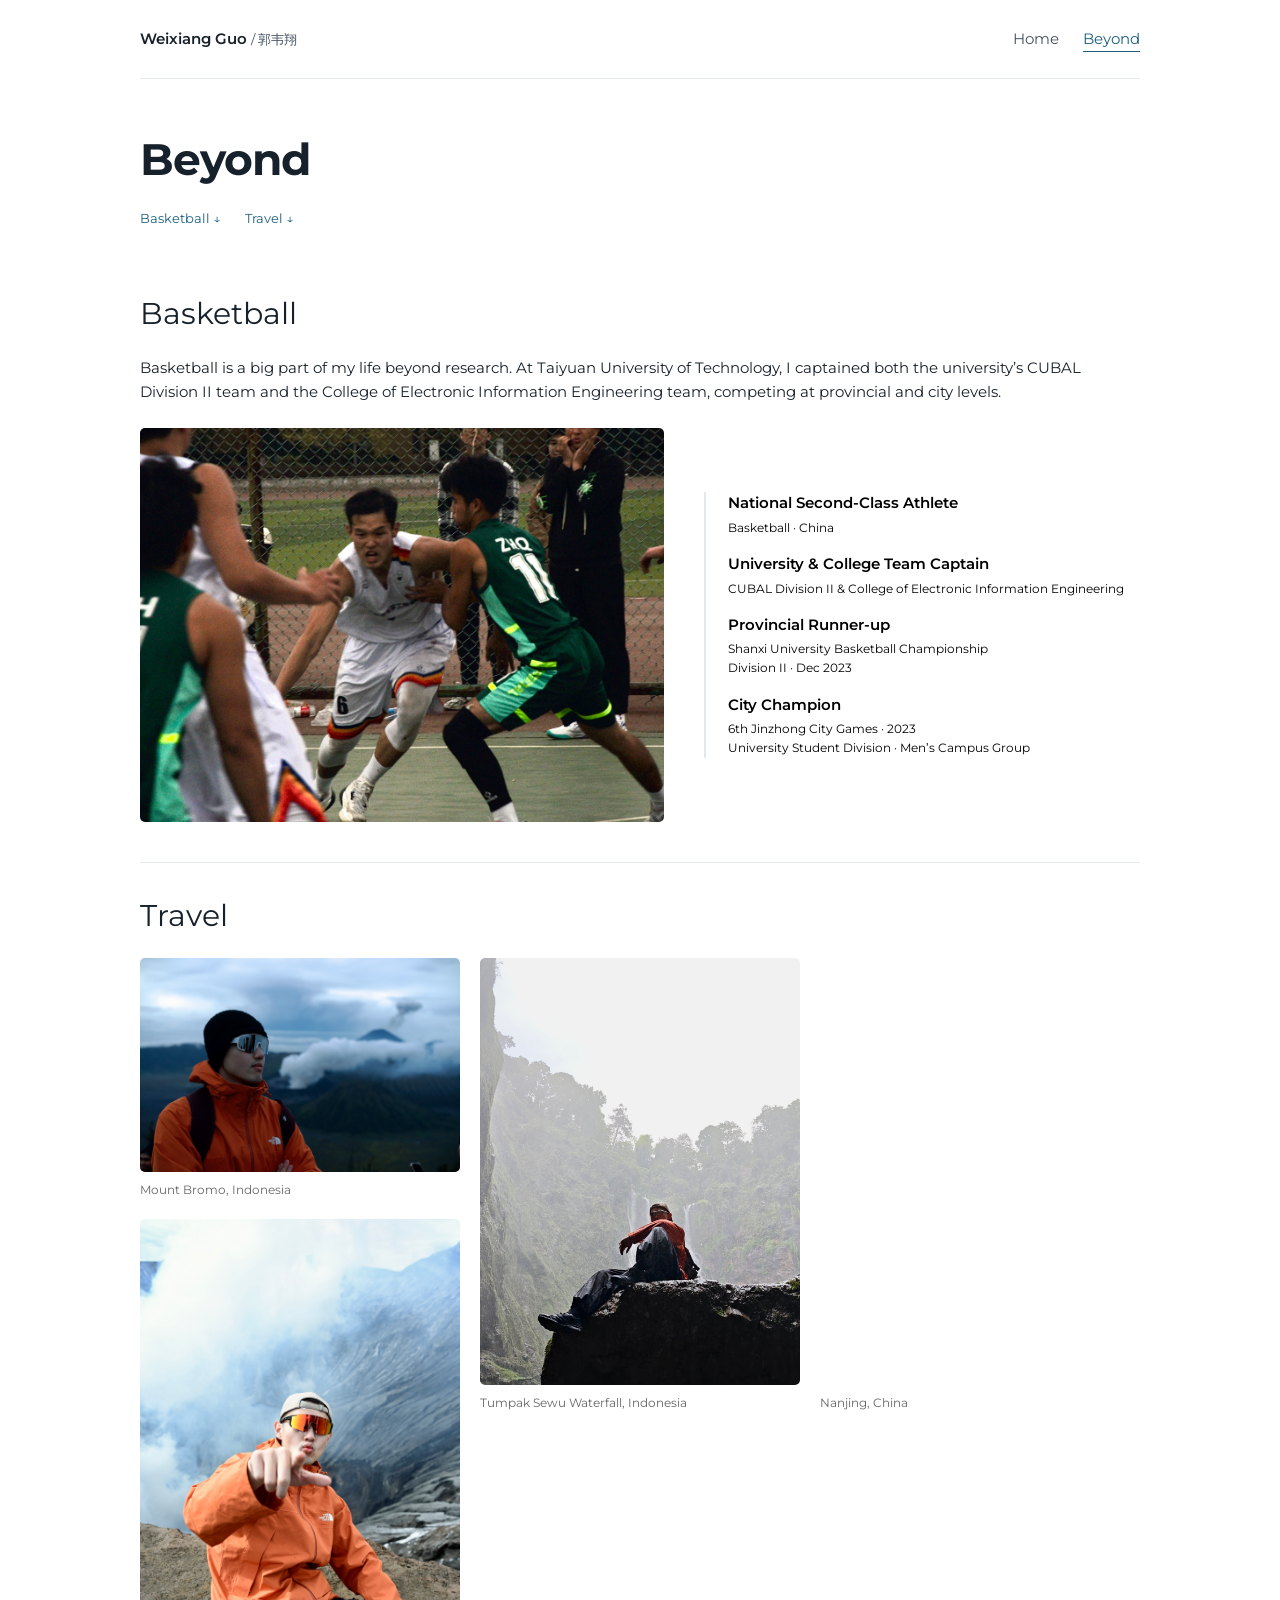
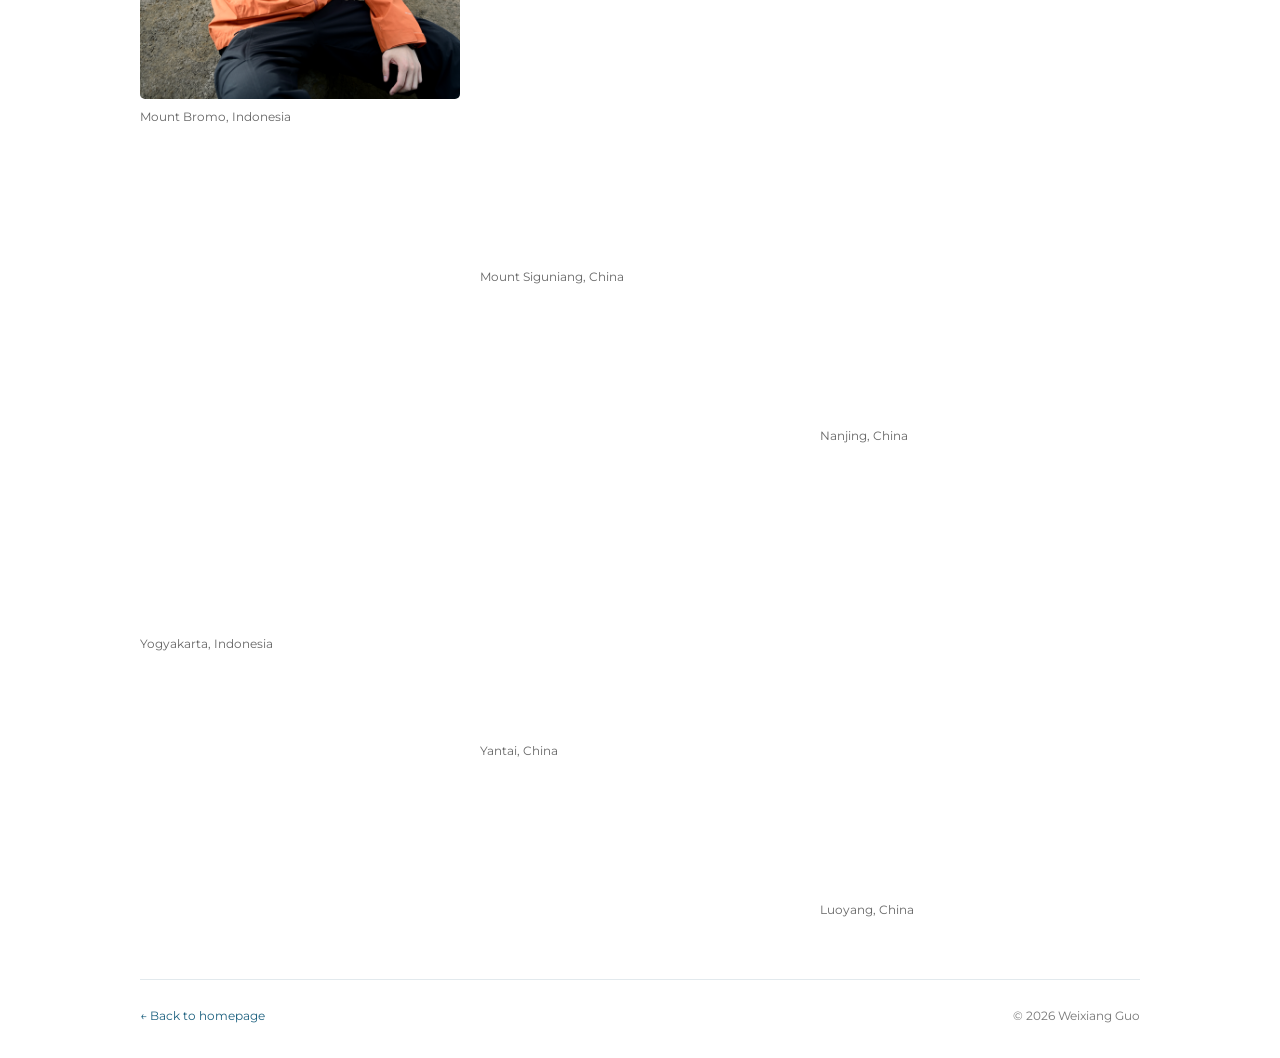
<file: beyond.html>
<!DOCTYPE html>
<html lang="en">
<head>
  <meta charset="UTF-8">
  <meta name="viewport" content="width=device-width, initial-scale=1">
  <meta name="author" content="Weixiang Guo | 郭韦翔">
  <meta name="description" content="Beyond research: Weixiang Guo's basketball background, life, and travel moments.">
  <meta name="color-scheme" content="light">
  <title>Beyond | Weixiang Guo</title>
  <link rel="icon" href="assets/images/favicon.svg" type="image/svg+xml">
  <link rel="stylesheet" href="stylesheet.css?v=honors-top5-gray-20261006">
  <link rel="stylesheet" href="beyond.css?v=travel-gallery-20261006">
  <script src="interactions.js" defer></script>
</head>
<body class="beyond-page">
  <a class="skip-link" href="#beyond">Skip to main content</a>
  <div class="beyond-shell">
    <header class="beyond-header">
      <a class="beyond-brand" href="index.html">Weixiang Guo <span lang="zh-CN">/ 郭韦翔</span></a>
      <nav aria-label="Main navigation">
        <a href="index.html">Home</a>
        <a href="beyond.html" aria-current="page">Beyond</a>
      </nav>
    </header>

    <main id="beyond" tabindex="-1">
      <header class="beyond-intro">
        <h1>Beyond</h1>
        <nav class="beyond-jump-links" aria-label="Beyond sections">
          <a href="#basketball">Basketball <span aria-hidden="true">↓</span></a>
          <a href="#moments">Travel <span aria-hidden="true">↓</span></a>
        </nav>
      </header>

      <section id="basketball" class="beyond-section" aria-labelledby="basketball-title">
        <h2 id="basketball-title">Basketball</h2>
        <p class="basketball-intro">Basketball is a big part of my life beyond research. At Taiyuan University of Technology, I captained both the university’s CUBAL Division II team and the College of Electronic Information Engineering team, competing at provincial and city levels.</p>
        <div class="basketball-layout">
            <figure class="basketball-photo">
              <a href="assets/images/beyond/basketball-game.jpg?v=cbcb82e1" data-figure data-caption="A moment on the basketball court." aria-label="Enlarge basketball photograph">
                <img src="assets/images/beyond/basketball-game.jpg?v=cbcb82e1" alt="Players in white and green uniforms competing on an outdoor basketball court" width="2384" height="1797" loading="lazy">
              </a>
            </figure>
          <dl class="basketball-highlights">
            <div><dt>National Second-Class Athlete</dt><dd>Basketball · China</dd></div>
            <div><dt>University &amp; College Team Captain</dt><dd>CUBAL Division II &amp; College of Electronic Information Engineering</dd></div>
            <div><dt>Provincial Runner-up</dt><dd>Shanxi University Basketball Championship<br>Division II · Dec 2023</dd></div>
            <div><dt>City Champion</dt><dd>6th Jinzhong City Games · 2023<br>University Student Division · Men’s Campus Group</dd></div>
          </dl>
        </div>
      </section>

      <section id="moments" class="beyond-section" aria-labelledby="moments-title">
        <h2 id="moments-title">Travel</h2>
        <div class="moments-grid">
          <figure class="moment">
            <a href="assets/images/beyond/travel/bromo-landscape.jpg" data-figure data-caption="Mount Bromo, Indonesia" aria-label="Enlarge photograph: Mount Bromo, Indonesia">
              <img src="assets/images/beyond/travel/bromo-landscape.jpg" alt="Weixiang Guo with clouds over the volcanic landscape at Mount Bromo" width="5568" height="3712" loading="lazy" decoding="async">
            </a>
            <figcaption>Mount Bromo, Indonesia</figcaption>
          </figure>
          <figure class="moment">
            <a href="assets/images/beyond/travel/bromo-crater.jpg" data-figure data-caption="Mount Bromo, Indonesia" aria-label="Enlarge photograph: Mount Bromo, Indonesia">
              <img src="assets/images/beyond/travel/bromo-crater.jpg" alt="Weixiang Guo beside the crater at Mount Bromo" width="5504" height="8256" loading="lazy" decoding="async">
            </a>
            <figcaption>Mount Bromo, Indonesia</figcaption>
          </figure>
          <figure class="moment">
            <a href="assets/images/beyond/travel/yogyakarta.jpg" data-figure data-caption="Yogyakarta, Indonesia" aria-label="Enlarge photograph: Yogyakarta, Indonesia">
              <img src="assets/images/beyond/travel/yogyakarta.jpg" alt="Weixiang Guo among stone temples in Yogyakarta" width="5504" height="8256" loading="lazy" decoding="async">
            </a>
            <figcaption>Yogyakarta, Indonesia</figcaption>
          </figure>
          <figure class="moment">
            <a href="assets/images/beyond/travel/tumpak-sewu.jpg" data-figure data-caption="Tumpak Sewu Waterfall, Indonesia" aria-label="Enlarge photograph: Tumpak Sewu Waterfall, Indonesia">
              <img src="assets/images/beyond/travel/tumpak-sewu.jpg" alt="Weixiang Guo beside waterfalls surrounded by mist and green cliffs" width="2264" height="3019" loading="lazy" decoding="async">
            </a>
            <figcaption>Tumpak Sewu Waterfall, Indonesia</figcaption>
          </figure>
          <figure class="moment">
            <a href="assets/images/beyond/travel/mount-siguniang.jpg" data-figure data-caption="Mount Siguniang, China" aria-label="Enlarge photograph: Mount Siguniang, China">
              <img src="assets/images/beyond/travel/mount-siguniang.jpg" alt="Weixiang Guo resting in a snowy mountain landscape at Mount Siguniang" width="2741" height="3655" loading="lazy" decoding="async">
            </a>
            <figcaption>Mount Siguniang, China</figcaption>
          </figure>
          <figure class="moment">
            <a href="assets/images/beyond/travel/yantai.jpg" data-figure data-caption="Yantai, China" aria-label="Enlarge photograph: Yantai, China">
              <img src="assets/images/beyond/travel/yantai.jpg" alt="Weixiang Guo on the rocky coast in Yantai" width="3024" height="4032" loading="lazy" decoding="async">
            </a>
            <figcaption>Yantai, China</figcaption>
          </figure>
          <figure class="moment">
            <a href="assets/images/beyond/travel/nanjing-deer.jpg" data-figure data-caption="Nanjing, China" aria-label="Enlarge photograph: Nanjing, China">
              <img src="assets/images/beyond/travel/nanjing-deer.jpg" alt="Weixiang Guo beside a white deer in Nanjing" width="3024" height="4032" loading="lazy" decoding="async">
            </a>
            <figcaption>Nanjing, China</figcaption>
          </figure>
          <figure class="moment">
            <a href="assets/images/beyond/travel/nanjing-street.jpg" data-figure data-caption="Nanjing, China" aria-label="Enlarge photograph: Nanjing, China">
              <img src="assets/images/beyond/travel/nanjing-street.jpg" alt="Weixiang Guo on a tree-lined street in Nanjing" width="2109" height="3864" loading="lazy" decoding="async">
            </a>
            <figcaption>Nanjing, China</figcaption>
          </figure>
          <figure class="moment">
            <a href="assets/images/beyond/travel/luoyang.jpg" data-figure data-caption="Luoyang, China" aria-label="Enlarge photograph: Luoyang, China">
              <img src="assets/images/beyond/travel/luoyang.jpg" alt="Weixiang Guo beside a river with stone carvings across the water in Luoyang" width="3024" height="4032" loading="lazy" decoding="async">
            </a>
            <figcaption>Luoyang, China</figcaption>
          </figure>
        </div>
      </section>
    </main>

    <footer class="beyond-footer"><a href="index.html">← Back to homepage</a><span>© 2026 Weixiang Guo</span></footer>
  </div>
  <dialog id="figure-dialog" class="figure-dialog" aria-labelledby="figure-caption">
    <form method="dialog"><button class="dialog-close" aria-label="Close photograph">×</button></form>
    <figure><img id="figure-image" alt=""><figcaption id="figure-caption"></figcaption></figure>
  </dialog>
</body>
</html>
</file>
<file: stylesheet.css>
@font-face {
  font-family: "Outfit";
  src: url("assets/fonts/outfit-latin.woff2") format("woff2");
  font-weight: 100 900;
  font-style: normal;
  font-display: swap;
}

@font-face {
  font-family: "Ma Shan Zheng";
  src: url("assets/fonts/mashanzheng-guoweixiang.woff2") format("woff2");
  font-weight: 400;
  font-style: normal;
  font-display: swap;
}

@font-face {
  font-family: "AR PL UKai CN Name";
  src: url("assets/fonts/ar-pl-ukai-cn-guoweixiang.woff2") format("woff2");
  font-weight: 400;
  font-style: normal;
  font-display: swap;
  unicode-range: U+90ED, U+97E6, U+7FD4;
}

@font-face {
  font-family: "AR PL UMing CN Name";
  src: url("assets/fonts/ar-pl-uming-cn-guoweixiang.woff2") format("woff2");
  font-weight: 400;
  font-style: normal;
  font-display: swap;
  unicode-range: U+90ED, U+97E6, U+7FD4;
}

@font-face {
  font-family: "Montserrat";
  src: url("assets/fonts/montserrat-variable.ttf") format("truetype");
  font-weight: 100 900;
  font-style: normal;
  font-display: swap;
}

:root {
  --text-primary: #17212b;
  --text-secondary: #43515f;
  --text-tertiary: #6b7884;
  --bg-primary: #ffffff;
  --highlight-blue: #f2f7fa;
  --accent-blue: #1f6685;
  --accent-orange: #9a5e32;
  --line: #e2e9ed;
  --link-color: #1c607f;
  --font-heading: Palatino, "Palatino Linotype", "Book Antiqua", Georgia, "Times New Roman", serif;
}

* { box-sizing: border-box; }
[hidden] { display: none !important; }
html { scroll-behavior: smooth; }
body {
  margin: 0;
  background: var(--bg-primary);
  color: var(--text-primary);
  font-family: "Outfit", "Segoe UI", "Microsoft YaHei", sans-serif;
  font-size: 17px;
  font-weight: 400;
  line-height: 1.65;
  letter-spacing: 0;
  -webkit-font-smoothing: antialiased;
}
::selection { background: #d9eaf1; color: #163a4b; }
a { color: var(--link-color); text-decoration: none; transition: color .18s ease; }
a:hover { color: var(--accent-orange); }
a:focus-visible, button:focus-visible, summary:focus-visible {
  outline: 2px solid var(--accent-blue);
  outline-offset: 4px;
  border-radius: 2px;
}
img { display: block; max-width: 100%; }
figure, blockquote, p { margin: 0; }
button, summary { -webkit-tap-highlight-color: transparent; }
button { font: inherit; }
strong { font-weight: 600; }
.muted, .muted a { color: var(--text-secondary); }
.sr-only { position: absolute; width: 1px; height: 1px; padding: 0; margin: -1px; overflow: hidden; clip-path: inset(50%); white-space: nowrap; border: 0; }
.skip-link { position: fixed; top: -100px; left: 16px; z-index: 100; padding: 8px 16px; background: white; border: 1px solid var(--accent-blue); }
.skip-link:focus { top: 12px; }
.page-shell { width: min(940px, calc(100% - 400px)); margin: 0 auto; }
.page-section { scroll-margin-top: 38px; margin-top: 46px; }
.page-section:focus { outline: none; }

/* Section navigation adapted from the reference homepage. */
.section-nav {
  --indicator-y: 0px;
  --indicator-height: 30px;
  --indicator-x: 0px;
  --indicator-width: 56px;
  position: fixed;
  top: 50%;
  left: max(20px, calc(50% - 656px));
  width: 148px;
  transform: translateY(-50%);
  z-index: 20;
}
.section-nav__label { display: inline-block; margin: 0 0 16px 17px; font-family: var(--font-heading); font-size: 17px; color: var(--text-secondary); line-height: 1; }
.section-nav__track { position: relative; }
.section-nav__track::before { position: absolute; top: 0; bottom: 0; left: 0; width: 1px; background: var(--line); content: ""; }
.section-nav__indicator { position: absolute; top: 0; left: 0; width: 2px; height: var(--indicator-height); background: var(--accent-blue); transform: translateY(var(--indicator-y)); transition: height .2s ease, transform .3s ease; opacity: 0; }
.section-nav.is-ready .section-nav__indicator { opacity: 1; }
.section-nav__list { list-style: none; margin: 0; padding: 0; }
.section-nav__item { margin: 0; padding: 0; }
.section-nav__link { display: block; padding: 9px 4px 9px 17px; font-family: var(--font-heading); font-size: 15px; color: var(--text-tertiary); line-height: 1.3; transition: color .2s ease, transform .2s ease; }
.section-nav__link:hover, .section-nav__link.is-active { color: var(--link-color); transform: translateX(3px); }
.section-nav__link.is-active { font-weight: 600; }

/* Profile */
.profile { display: grid; grid-template-columns: minmax(0, 1fr) 260px; gap: 48px; align-items: center; margin-top: 66px; }
.name { display: flex; align-items: baseline; flex-wrap: wrap; gap: 12px; margin: 0 0 22px; font-family: var(--font-heading); font-size: 44px; font-weight: 400; line-height: 1.2; letter-spacing: -.025em; }
.name-divider { color: #a9b1bc; font-size: 27px; }
.chinese-name { font-family: "AR PL UMing CN Name", "SimSun", "Songti SC", "STSong", serif; font-size: 27px; font-weight: 400; color: #55636f; letter-spacing: 0; }
.profile-intro { margin-top: 12px; line-height: 1.7; }
.profile-intro--muted { color: var(--text-secondary); font-size: 15.5px; }
.profile-portrait { margin: 0; }
.avatar { width: 100%; height: auto; object-fit: contain; object-position: center; border-radius: 44px; box-shadow: 0 10px 30px rgb(25 52 66 / 12%); }
.profile-links { display: flex; gap: 12px 21px; flex-wrap: wrap; align-items: center; margin-top: 21px; }
.profile-link { display: inline-flex; align-items: center; gap: 7px; font-size: 15.5px; color: var(--link-color); }
.profile-link img, .profile-link svg { width: 22px; height: 22px; object-fit: contain; flex-shrink: 0; }
.profile-link--rednote img { width: 24px; height: 24px; }
.profile-details { margin-top: 12px; font-size: 15px; }
.profile-details summary { display: inline-flex; align-items: center; gap: 9px; cursor: pointer; list-style: none; color: var(--link-color); font-size: 14px; }
.profile-details summary::-webkit-details-marker { display: none; }
.profile-details summary::after { content: ""; width: 5px; height: 5px; border-right: 1px solid; border-bottom: 1px solid; transform: rotate(45deg) translateY(-2px); transition: transform .2s ease; }
.profile-details[open] summary::after { transform: rotate(225deg); }
.profile-details__content { margin-top: 10px; padding: 6px 0 6px 15px; border-left: 2px solid #deebf9; color: var(--text-secondary); line-height: 1.8; }

/* Main sections */
.section-heading { display: flex; align-items: baseline; justify-content: space-between; flex-wrap: wrap; gap: 10px 20px; margin-bottom: 20px; }
.section-title { margin: 0; font-family: var(--font-heading); font-size: 31px; font-weight: 400; letter-spacing: 0; line-height: 1.25; }
.news-section { margin-top: 40px; }
.news-list { list-style: none; margin: 0; padding: 0; }
.news-list li { display: grid; grid-template-columns: 87px minmax(0, 1fr); gap: 15px; margin-top: 9px; font-size: 16px; }
.news-list time { color: var(--text-tertiary); font-size: 15px; font-variant-numeric: tabular-nums; }
.news-list em { font-style: normal; }
.news-archive { margin-top: 12px; }
.news-archive summary { width: fit-content; color: var(--link-color); font-size: 14px; cursor: pointer; }
.news-archive .news-list { margin-top: 12px; }

/* Shared research and patent assets. */
.paper-row { display: grid; grid-template-columns: 225px minmax(0, 1fr); gap: 27px; align-items: center; padding: 23px 18px; margin: 13px -18px; }
.paper-figure { display: block; min-width: 0; }
.paper-figure img { width: 100%; height: auto; max-height: 215px; object-fit: contain; transition: opacity .18s ease; }
.paper-figure:hover img { opacity: .85; }
.papertitle { margin: 0 0 8px; font-family: "Outfit", "Segoe UI", sans-serif; font-size: 18px; font-weight: 650; line-height: 1.45; color: var(--link-color); }
.papertitle a { color: inherit; }
.papertitle a:hover { color: var(--accent-orange); }
.authors { color: var(--text-secondary); font-size: 15.5px; line-height: 1.55; }
.author-self { position: relative; z-index: 0; display: inline-block; padding: 0 1px; font-weight: 600; color: var(--text-primary); isolation: isolate; }
.author-self::before { position: absolute; top: 50%; right: -2px; left: -2px; z-index: -1; height: .9em; background: linear-gradient(90deg, #ffe95e12, #ffe95e60 12%, #fff17661 80%, #ffe95e12); clip-path: polygon(0 22%, 9% 10%, 36% 17%, 68% 5%, 100% 18%, 99% 84%, 82% 94%, 51% 88%, 21% 100%, 1% 84%); content: ""; transform: translateY(-50%) rotate(-.7deg) skewX(-2deg); }
.venue-full { color: var(--text-primary); font-size: 15px; font-style: italic; margin-top: 6px; line-height: 1.55; }
.paper-description { margin-top: 10px; color: var(--text-secondary); font-size: 16px; line-height: 1.6; }
.paper-links-group { display: flex; align-items: center; flex-wrap: wrap; gap: 10px 20px; margin-top: 14px; }
.link-with-icon { display: inline-flex; align-items: center; gap: 7px; font-size: 15.5px; font-weight: 500; }
.link-with-icon img, .link-with-icon svg { width: 20px; height: 20px; flex-shrink: 0; object-fit: contain; }

/* Publications match Rui Jin's Montserrat, text-above-figure layout. */
.research-section { font-family: "Montserrat", sans-serif; font-size: 15px; line-height: 1.6; color: #333; }
.research-section .section-heading { margin-bottom: 10px; }
.research-section .section-title { margin: 10px 0; font-family: inherit; font-size: 30px; font-weight: 400; line-height: 1.5; }
.publication-item { margin: 0 0 28px; padding: 0 0 16px; border-bottom: 1px solid #f0f0f0; overflow-wrap: anywhere; }
.publication-item:last-child { border-bottom: 0; }
.publication-item .papertitle { margin: 0; font-family: inherit; font-size: 1.1em; font-weight: 700; line-height: inherit; color: #000; }
.publication-item .authors { color: inherit; font-size: inherit; line-height: inherit; }
.publication-item .author-self { padding: 0; color: inherit; font-weight: 700; }
.publication-item .author-self::before { content: none; }
.publication-item .venue-full { margin: 0; color: inherit; font-size: inherit; font-style: italic; line-height: inherit; }
.publication-item strong { font-weight: 700; }
.publication-link { color: var(--link-color); font-weight: 500; font-style: normal; }
.publication-link:hover { color: var(--link-color); }
.publication-item .paper-figure { width: 100%; max-width: 840px; margin: 10px 0 15px; }
.publication-item .paper-figure img { max-height: none; border-radius: 6px; box-shadow: 0 2px 5px rgb(0 0 0 / 10%); }
.publication-visuals { display: grid; grid-template-columns: var(--visual-columns, minmax(0, 1fr)); gap: 12px; align-items: start; width: 100%; max-width: 840px; margin: 10px 0 15px; }
.publication-item .publication-visuals .paper-figure { margin: 0; max-width: none; }

@media (max-width: 700px) {
  .publication-item { margin-bottom: 22px; padding-bottom: 12px; }
  .publication-item .paper-figure { max-width: 480px; }
  .publication-visuals { grid-template-columns: minmax(0, 1fr); max-width: 480px; }
}

/* Projects */
.projects-section { font-family: "Montserrat", sans-serif; font-size: 15px; line-height: 1.6; color: #333; }
.projects-section .section-title { font-family: inherit; font-size: 30px; font-weight: 400; line-height: 1.5; }
.projects-section .link-with-icon { font-family: inherit; font-size: inherit; font-weight: 500; color: var(--link-color); }
.project-card { display: grid; grid-template-columns: minmax(0, 300px) minmax(0, 1fr); gap: 30px; align-items: center; padding: 25px 0; }
.project-card + .project-card { border-top: 1px solid var(--line); }
.project-media { min-width: 0; display: flex; justify-content: center; }
.project-video { display: block; width: 100%; height: auto; border-radius: 8px; background: #101820; }
.project-video--portrait { width: min(100%, 257px); }
.project-copy { min-width: 0; }
.project-heading { display: grid; grid-template-columns: minmax(0, 1fr) auto; align-items: baseline; gap: 4px 16px; margin-bottom: 7px; }
.project-dates { margin: 0; color: #757575; font-size: inherit; font-style: italic; white-space: nowrap; }
.project-copy h3 { margin: 0; font-family: inherit; font-size: 1.1em; font-weight: 700; line-height: inherit; color: #000; }
.project-copy h3 a { color: var(--text-primary); }
.project-copy h3 a:hover { color: var(--accent-orange); }
.project-copy > p:not(.project-kicker) { margin-bottom: 13px; color: inherit; font-size: inherit; line-height: inherit; }
.project-kicker { color: inherit; font-size: inherit; font-weight: 700; font-style: italic; letter-spacing: 0; text-transform: none; }
.project-details { margin: 10px 0 13px; padding-left: 20px; color: inherit; font-size: inherit; line-height: 1.6; }
.project-details li + li { margin-top: 7px; }
.project-details strong { font-weight: 700; }

@media (max-width: 700px) {
  .projects-section .section-title { font-size: 1.6rem; }
  .project-heading { grid-template-columns: 1fr; }
}

/* Timeline follows Rui Jin's main-line and branch layout. */
.timeline-section { font-family: "Montserrat", sans-serif; font-size: 15px; line-height: 1.6; color: #333; }
.timeline-section .section-title { font-family: inherit; font-size: 30px; font-weight: 400; line-height: 1.5; }
.timeline-section a { color: var(--link-color); font-weight: 500; overflow-wrap: anywhere; }
.timeline { position: relative; margin-top: 18px; }
.timeline::before { content: ""; position: absolute; top: 10px; bottom: 10px; left: 144px; width: 2px; background: #e8e8e8; }
.timeline-item { display: grid; grid-template-columns: 90px 72px minmax(0, 1fr); gap: 18px; align-items: center; position: relative; padding: 8px 0 24px; }
.timeline-item:last-child { padding-bottom: 8px; }
.timeline-date { color: #666; font-size: .92em; font-weight: 500; text-align: right; line-height: 1.35; }
.timeline-logo { width: 72px; height: 72px; border: 1px solid #e6e6e6; border-radius: 50%; background: #fff; display: flex; align-items: center; justify-content: center; position: relative; z-index: 1; overflow: hidden; box-shadow: 0 2px 8px rgb(0 0 0 / 6%); }
.timeline-logo img { width: 100%; height: 100%; object-fit: contain; object-position: var(--logo-position, center); transform: translate(var(--logo-x, 0px), var(--logo-y, 0px)) scale(var(--logo-scale, .78)); display: block; }
.timeline-logo--lab img { border-radius: 50%; }
.timeline-sub { align-items: center; padding-top: 0; }
.timeline-sub .timeline-branch { grid-column: 2 / 4; grid-row: 1; justify-self: start; align-self: center; width: 72px; height: 2px; margin-left: 36px; background: #e8e8e8; position: relative; z-index: 0; }
.timeline-sub .timeline-branch::before { content: ""; position: absolute; left: -5px; top: -4px; width: 10px; height: 10px; border-radius: 50%; background: #b5b5b5; border: 2px solid #fff; box-shadow: 0 0 0 1px #e8e8e8; }
.timeline-sub-content { grid-column: 3; grid-row: 1; display: grid; grid-template-columns: 72px minmax(0, 1fr); gap: 18px; align-items: center; min-width: 0; position: relative; z-index: 1; }
.timeline-body { min-width: 0; padding-bottom: 16px; border-bottom: 1px solid #f1f1f1; }
.timeline-item:last-child .timeline-body { border-bottom: none; }
.timeline-body h3 { margin: 0 0 4px; font-family: inherit; font-size: 1.08em; font-weight: 700; line-height: 1.5; color: #111; }
.timeline-org { font-weight: 500; color: #333; overflow-wrap: anywhere; }
.timeline-note { color: #666; font-size: .95em; margin-top: 2px; overflow-wrap: anywhere; }
@media (max-width: 700px) {
  .timeline-section .section-title { font-size: 1.6rem; }
  .timeline::before { left: 32px; }
  .timeline-item { grid-template-columns: 64px minmax(0, 1fr); gap: 14px; align-items: start; padding-bottom: 22px; }
  .timeline-date { grid-column: 2; text-align: left; font-size: .88em; }
  .timeline-logo { grid-column: 1; grid-row: 1 / span 3; width: 64px; height: 64px; }
  .timeline-body { grid-column: 2; padding-bottom: 14px; }
  .timeline-sub .timeline-branch { grid-column: 1 / 3; grid-row: 2; align-self: start; width: 58px; margin-top: 32px; margin-left: 32px; }
  .timeline-sub-content { grid-column: 2; grid-row: 2; grid-template-columns: 64px minmax(0, 1fr); gap: 14px; align-items: start; }
  .timeline-sub .timeline-logo { grid-column: 1; grid-row: 1 / span 2; }
  .timeline-sub .timeline-body { grid-column: 2; }
}

/* Legacy institution styles retained for future sections. */
.institution-row { display: grid; grid-template-columns: 108px minmax(0, 1fr) auto; gap: 24px; align-items: center; padding: 15px 0; }
.institution-logo { display: flex; align-items: center; justify-content: center; width: 108px; min-height: 65px; }
.institution-logo img { object-fit: contain; }
.institution-mark { display: grid; place-items: center; width: 78px; height: 78px; margin-left: 15px; border: 1px solid #cadbe2; border-radius: 50%; color: #16566f; background: #f2f8fa; font-family: var(--font-heading); font-size: 22px; letter-spacing: .03em; }
.institution-copy h3 { font-size: 18px; line-height: 1.45; font-weight: 600; margin: 0 0 4px; }
.institution-copy h3 a { color: var(--text-primary); }
.institution-copy h3 a:hover { color: var(--link-color); }
.institution-copy p { color: var(--text-secondary); font-size: 16px; line-height: 1.55; }
.institution-date { text-align: right; color: var(--text-secondary); font-size: 15px; font-variant-numeric: tabular-nums; white-space: nowrap; }
.institution-date span { display: block; color: var(--text-tertiary); font-size: 14px; }
.education-row { padding: 0; }
.experience-list .institution-row:first-child { padding-top: 0; }
.experience-list .institution-row:last-child { padding-bottom: 0; }

.patents-section { font-family: "Montserrat", sans-serif; font-size: 15px; line-height: 1.6; color: #333; }
.patents-section .section-title { font-family: inherit; font-size: 30px; font-weight: 400; line-height: 1.5; }
.patent-entry { padding: 14px 0; border-bottom: 1px solid #f1f1f1; overflow-wrap: anywhere; }
.patent-entry:first-of-type { padding-top: 0; }
.patent-entry:last-child { border-bottom: none; padding-bottom: 0; }
.patent-heading { display: flex; align-items: baseline; justify-content: space-between; gap: 4px 20px; }
.patent-entry h3 { margin: 0; min-width: 0; font-family: inherit; font-size: 17px; font-weight: 700; line-height: 1.5; color: #111; }
.patent-date { flex-shrink: 0; font-size: 14px; font-weight: 500; color: #666; white-space: nowrap; }
.patent-inventors { margin: 3px 0 0; }
.patent-meta { margin: 3px 0 0; font-size: 14px; color: #666; }
.patent-meta a { color: var(--link-color); font-weight: 500; }
.patent-meta a:hover { color: var(--accent-orange); }

.honors-section { font-family: "Montserrat", sans-serif; font-size: 15px; line-height: 1.6; color: #333; }
.honors-section .section-title { font-family: inherit; font-size: 30px; font-weight: 400; line-height: 1.5; }
.awards-list { list-style: none; padding: 0; margin: 0; }
.awards-list li { display: grid; grid-template-columns: 104px minmax(0, 1fr); gap: 12px; padding: 3px 0; line-height: 1.5; }
.awards-list li:first-child { padding-top: 0; }
.awards-list li:last-child { padding-bottom: 0; }
.awards-list .award-scholarships-start { margin-top: 10px; }
.awards-list strong { font-weight: 600; color: #111; }
.awards-list .award-rank { color: #666; font-weight: 400; }
.award-year { font-size: 14px; color: #666; font-weight: 500; font-variant-numeric: tabular-nums; }
.awards-note { margin: 10px 0 0 116px; font-size: 13px; color: #666; font-style: italic; }
.language-score { font-size: 17px; line-height: 1.65; }
.language-score span { color: var(--text-secondary); }
.beyond-layout p { font-size: 16.5px; line-height: 1.7; }
.beyond-layout p + p { margin-top: 12px; }
.film-note { margin-top: 15px; font-size: 16.5px; line-height: 1.7; }
.personal-quote { margin: 30px 0 0; padding: 12px 0 12px 20px; border-left: 2px solid #dbe8f6; }
.personal-quote p { font-family: var(--font-heading); font-size: 19px; line-height: 1.6; color: var(--text-secondary); font-style: italic; }
.personal-quote cite { display: block; margin-top: 10px; font-size: 14px; font-style: normal; color: var(--text-tertiary); }
.site-footer { display: flex; justify-content: space-between; align-items: center; padding: 46px 0 34px; color: var(--text-tertiary); font-size: 13px; }
.back-top { color: var(--text-secondary); font-size: 21px; }

/* Native figure preview. */
.figure-dialog { width: min(1120px, calc(100% - 36px)); max-height: calc(100dvh - 50px); padding: 44px 24px 20px; border: 1px solid #dbe3ef; border-radius: 6px; color: var(--text-primary); background: white; }
.figure-dialog::backdrop { background: #14283c99; }
.figure-dialog img { max-height: calc(100dvh - 180px); width: 100%; object-fit: contain; }
.figure-dialog figcaption { text-align: center; font-size: 15px; color: var(--text-secondary); margin-top: 18px; }
.dialog-close { position: absolute; top: 5px; right: 12px; width: 38px; height: 38px; border: 0; background: none; color: var(--text-secondary); font-size: 29px; cursor: pointer; }
body:has(.figure-dialog[open]) { overflow: hidden; }

@media (max-width: 1170px) {
  .page-shell { width: min(940px, calc(100% - 64px)); }
  .section-nav { position: sticky; top: 0; left: auto; width: 100%; transform: none; background: #fffffff5; border-bottom: 1px solid var(--line); }
  .section-nav__inner { display: flex; align-items: center; gap: 15px; max-width: 1004px; margin: 0 auto; padding: 0 28px; }
  .section-nav__label { margin: 0; flex-shrink: 0; font-size: 17px; }
  .section-nav__track { flex: 1; min-width: 0; overflow-x: auto; scrollbar-width: none; }
  .section-nav__track::-webkit-scrollbar { display: none; }
  .section-nav__track::before { display: none; }
  .section-nav__list { display: flex; width: max-content; }
  .section-nav__link { padding: 17px 11px; white-space: nowrap; font-size: 15px; }
  .section-nav__link:hover, .section-nav__link.is-active { transform: none; }
  .section-nav__indicator { top: auto; bottom: 0; height: 2px; width: var(--indicator-width); transform: translateX(var(--indicator-x)); transition: width .2s ease, transform .3s ease; }
  .page-section { scroll-margin-top: 85px; }
  .profile { margin-top: 40px; }
  .paper-row { margin-right: 0; margin-left: 0; }
}

@media (max-width: 850px) {
  .profile { grid-template-columns: minmax(0, 1fr) 210px; gap: 26px; }
  .avatar { border-radius: 38px; }
  .name { font-size: 38px; gap: 9px; }
  .paper-row { grid-template-columns: 190px minmax(0, 1fr); gap: 22px; padding: 21px 15px; }
  .institution-row { grid-template-columns: 88px minmax(0, 1fr); gap: 5px 20px; }
  .institution-logo { width: 88px; grid-row: span 2; }
  .institution-date { grid-column: 2; text-align: left; }
  .institution-date span { display: inline; margin-left: 8px; }
}

@media (max-width: 640px) {
  body { font-size: 16px; }
  .page-shell { width: calc(100% - 36px); }
  .section-nav__inner { padding: 0 18px; gap: 12px; }
  .section-nav__link { padding: 15px 10px; font-size: 14px; }
  .profile { display: flex; flex-direction: column; align-items: stretch; gap: 0; margin-top: 26px; }
  .profile-portrait { order: -1; align-self: center; width: 210px; margin: 0 0 26px; }
  .name { justify-content: center; gap: 10px; font-size: 36px; margin-bottom: 19px; }
  .name-divider { font-size: 22px; }
  .chinese-name { font-size: 22px; }
  .profile-links { gap: 13px 20px; }
  .profile-link { font-size: 15px; }
  .page-section { margin-top: 38px; }
  .profile { margin-top: 26px; }
  .section-title { font-size: 28px; }
  .section-heading { margin-bottom: 17px; }
  .news-list li { grid-template-columns: 74px minmax(0, 1fr); gap: 10px; font-size: 15.5px; }
  .news-list time { font-size: 14.5px; }
  .paper-row { grid-template-columns: 1fr; gap: 18px; padding: 20px 15px; margin-top: 15px; }
  .paper-figure img { max-height: 215px; }
  .papertitle { font-size: 18px; line-height: 1.5; }
  .authors { font-size: 15.5px; }
  .venue-full { font-size: 15px; }
  .paper-description { font-size: 16px; }
  .paper-links-group { gap: 12px 19px; }
  .link-with-icon { font-size: 15px; }
  .project-card { grid-template-columns: 1fr; gap: 20px; padding: 22px 0; }
  .project-media { width: 100%; max-width: 480px; margin-inline: auto; }
  .institution-row { grid-template-columns: 66px minmax(0, 1fr); gap: 5px 15px; padding: 14px 0; }
  .institution-logo { width: 66px; min-height: 48px; }
  .institution-logo img { max-width: 62px; max-height: 56px; }
  .institution-logo--wide img { max-width: 66px; }
  .institution-mark { width: 58px; height: 58px; margin-left: 4px; font-size: 17px; }
  .institution-copy h3 { font-size: 17px; }
  .institution-copy p { font-size: 15.5px; }
  .institution-date { font-size: 15px; white-space: normal; }
  .patents-section .section-title, .honors-section .section-title { font-size: 1.6rem; }
  .patent-heading { flex-direction: column; gap: 2px; }
  .awards-list li { grid-template-columns: 104px minmax(0, 1fr); gap: 9px; }
  .award-year { font-size: 13px; }
  .awards-note { margin-left: 0; }
  .language-score { font-size: 16px; }
  .beyond-layout p, .film-note { font-size: 16px; }
  .personal-quote { margin-top: 27px; padding-left: 15px; }
  .personal-quote p { font-size: 18px; }
  .site-footer { font-size: 12px; padding: 28px 0; }
  .figure-dialog { padding: 46px 12px 18px; }
}

@media (max-width: 360px) {
  .name { font-size: 31px; gap: 8px; }
}

@media (prefers-reduced-motion: reduce) {
  html { scroll-behavior: auto; }
  *, *::before, *::after { animation: none !important; transition: none !important; }
}

@media print {
  .section-nav, .skip-link, .back-top, .figure-dialog { display: none !important; }
  .page-shell { width: 100%; }
  .profile { margin-top: 0; }
  .page-section { margin-top: 24px; }
  .paper-row { break-inside: avoid; margin-left: 0; margin-right: 0; }
}
</file>
<file: beyond.css>
.beyond-page { font-family: "Montserrat", sans-serif; font-size: 15px; line-height: 1.6; }
.beyond-shell { width: min(1000px, calc(100% - 64px)); margin-inline: auto; }
.beyond-header { display: flex; justify-content: space-between; align-items: center; gap: 20px; padding: 27px 0; border-bottom: 1px solid var(--line); }
.beyond-brand { color: var(--text-primary); font-weight: 600; }
.beyond-brand span { color: var(--text-secondary); font-size: 13px; font-weight: 400; }
.beyond-header nav { display: flex; gap: 24px; }
.beyond-header nav a { color: var(--text-secondary); }
.beyond-header nav a[aria-current="page"] { color: var(--link-color); text-decoration: underline; text-underline-offset: 7px; }
.beyond-intro { padding: 54px 0 32px; }
.beyond-intro h1 { margin: 0; font-family: inherit; font-size: clamp(36px, 4vw, 44px); line-height: 1.2; font-weight: 700; letter-spacing: -.025em; }
.beyond-jump-links { display: flex; flex-wrap: wrap; gap: 24px; margin-top: 22px; font-size: 13px; }
.beyond-section { padding: 30px 0 40px; scroll-margin-top: 24px; }
.beyond-section + .beyond-section { border-top: 1px solid var(--line); }
.beyond-section h2 { margin: 0 0 20px; font-family: inherit; font-size: 30px; font-weight: 400; line-height: 1.5; }
.basketball-layout { display: grid; grid-template-columns: 1.2fr 1fr; gap: 40px; align-items: center; }
.basketball-intro { margin: 0 0 24px; }
.basketball-photo { margin: 0; }
.basketball-photo a { display: block; overflow: hidden; border-radius: 5px; }
.basketball-photo img { width: 100%; height: auto; }
.basketball-highlights { margin: 0; padding-left: 22px; border-left: 2px solid #e2e9ed; }
.basketball-highlights div + div { margin-top: 16px; }
.basketball-highlights dt { font-size: 15px; font-weight: 600; line-height: 1.5; color: #000; }
.basketball-highlights dd { margin: 3px 0 0; font-size: 12px; line-height: 1.6; font-weight: 400; color: #000; }
.moments-grid { columns: 3; column-gap: 20px; }
.moment { display: inline-block; width: 100%; margin: 0 0 20px; break-inside: avoid; vertical-align: top; }
.moment a { display: block; border-radius: 5px; overflow: hidden; }
.moment img { width: 100%; height: auto; }
.moment figcaption { margin-top: 8px; color: #666; font-size: 12px; font-weight: 400; }
.beyond-footer { display: flex; justify-content: space-between; flex-wrap: wrap; gap: 12px; padding: 26px 0 32px; border-top: 1px solid var(--line); font-size: 12px; color: #777; }
@media (max-width: 700px) {
  .beyond-shell { width: calc(100% - 36px); }
  .beyond-header { flex-wrap: wrap; padding: 20px 0; gap: 12px 20px; }
  .beyond-header nav { gap: 18px; font-size: 13px; }
  .beyond-brand span { display: none; }
  .beyond-intro { padding-top: 40px; }
  .basketball-layout { grid-template-columns: 1fr; gap: 24px; }
  .basketball-highlights { padding-left: 18px; }
  .moments-grid { columns: 2; column-gap: 18px; }
}
@media (max-width: 640px) {
  .beyond-section h2 { font-size: 1.6rem; }
}
@media (max-width: 520px) {
  .moments-grid { columns: 1; }
}
</file>
